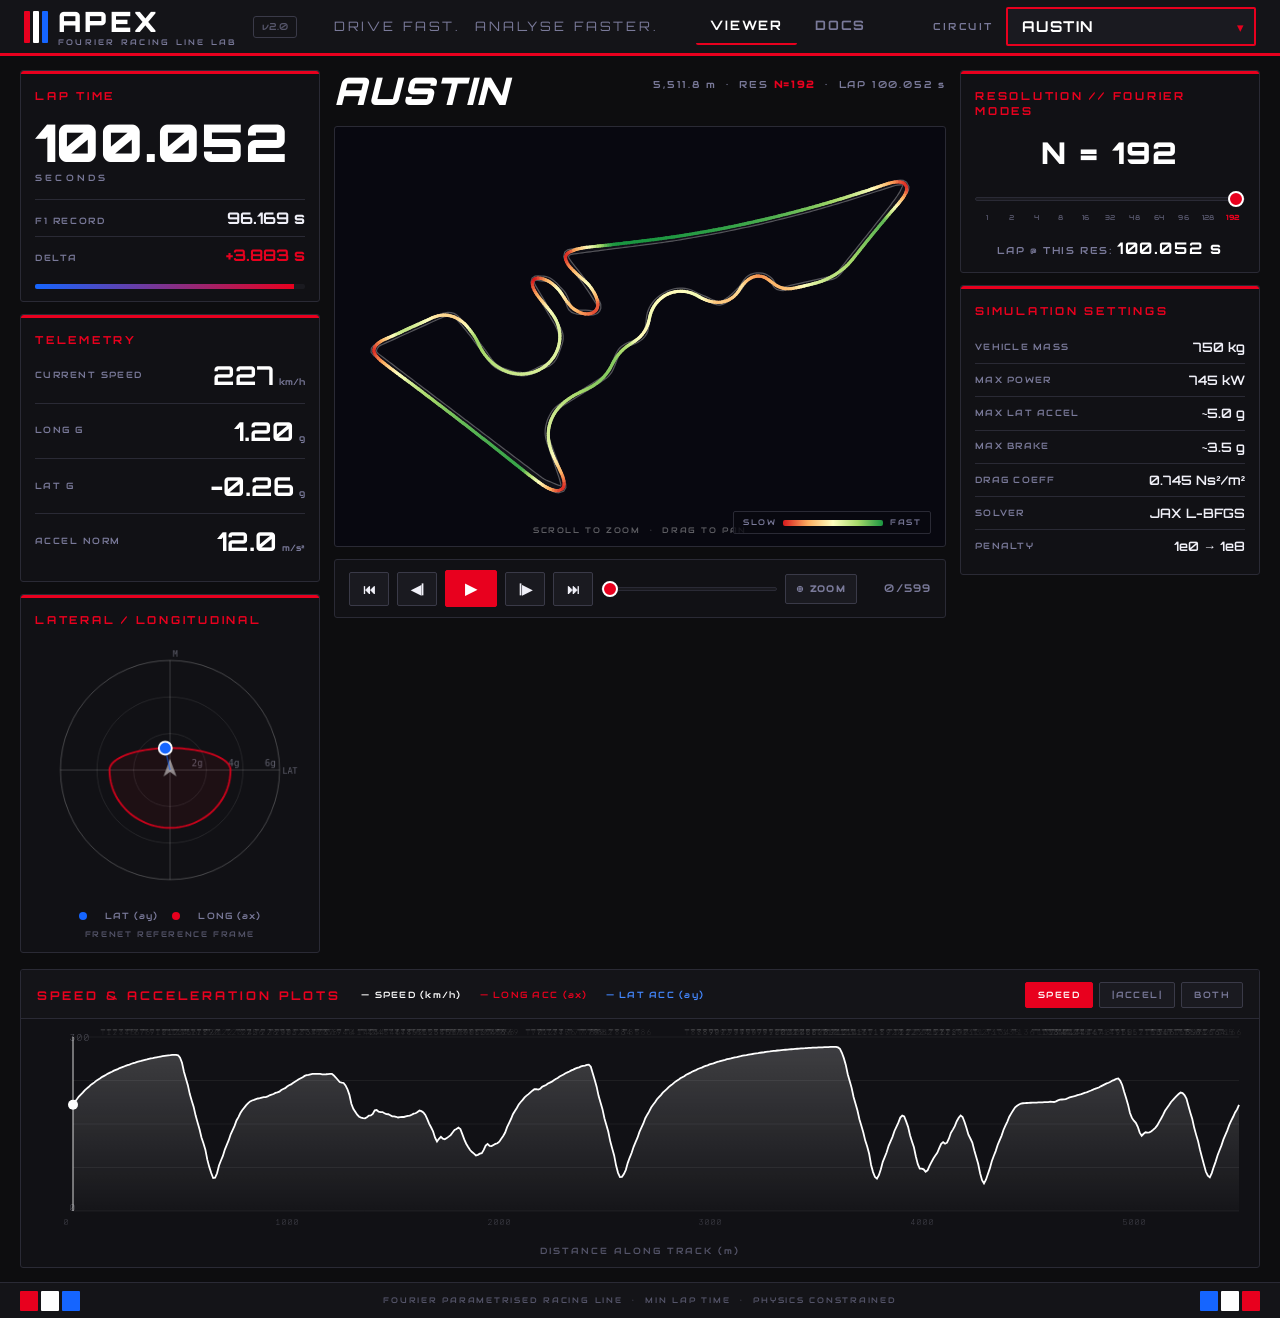
<file: docs/index.html>
<!DOCTYPE html>
<html lang="en">
<head>
<meta charset="UTF-8">
<meta name="viewport" content="width=device-width, initial-scale=1.0">
<title>APEX // Fourier Racing Line Lab</title>
<link rel="preconnect" href="https://fonts.googleapis.com">
<link rel="preconnect" href="https://fonts.gstatic.com" crossorigin>
<link href="https://fonts.googleapis.com/css2?family=Orbitron:wght@400;700;900&family=Audiowide&family=Faster+One&family=Major+Mono+Display&family=Source+Serif+4:ital,opsz,wght@0,8..60,300;0,8..60,400;0,8..60,600;1,8..60,400&display=swap" rel="stylesheet"><link rel="stylesheet" href="style.css">
</head>
<body>

<header class="site-head">
  <div class="head-left">
    <div class="logo">
      <div class="logo-stripes">
        <span class="ls r"></span><span class="ls w"></span><span class="ls b"></span>
      </div>
      <div class="logo-words">
        <span class="logo-apex">APEX</span>
        <span class="logo-sub">FOURIER RACING LINE LAB</span>
      </div>
    </div>
    <div class="version-pill">v2.0</div>
  </div>
  <div class="head-center">DRIVE FAST.&nbsp;&nbsp;ANALYSE FASTER.</div>
  <nav class="head-nav">
    <a href="index.html" class="nav-link active">VIEWER</a>
    <a href="docs.html"  class="nav-link">DOCS</a>
  </nav>
  <div class="head-right">
    <label class="track-pick">
      <span class="pick-label">CIRCUIT</span>
      <div class="select-wrap">
        <select id="trackSelect"></select>
        <span class="sel-arrow">▾</span>
      </div>
    </label>
  </div>
</header>

<main class="dash">

  <!-- LEFT RAIL -->
  <aside class="rail rail-left">

    <div class="panel timing-panel">
      <div class="panel-label">LAP TIME</div>
      <div class="big-time" id="lapTime">--.---</div>
      <div class="time-unit">SECONDS</div>
      <div class="record-row">
        <span class="rec-label">F1 RECORD</span>
        <span class="rec-val" id="f1Record">—</span>
      </div>
      <div class="record-row">
        <span class="rec-label">DELTA</span>
        <span class="rec-val" id="deltaRecord">—</span>
      </div>
      <div class="record-bar"><div class="record-fill" id="recordFill"></div></div>
    </div>

    <div class="panel tele-panel">
      <div class="panel-label">TELEMETRY</div>
      <div class="tele-row">
        <span class="tele-k">CURRENT SPEED</span>
        <div class="tele-right">
          <span class="tele-v" id="curSpeed">0</span>
          <span class="tele-u">km/h</span>
        </div>
      </div>
      <div class="tele-row">
        <span class="tele-k">LONG G</span>
        <div class="tele-right">
          <span class="tele-v" id="curLonG">0.00</span>
          <span class="tele-u">g</span>
        </div>
      </div>
      <div class="tele-row">
        <span class="tele-k">LAT G</span>
        <div class="tele-right">
          <span class="tele-v" id="curLatG">0.00</span>
          <span class="tele-u">g</span>
        </div>
      </div>
      <div class="tele-row last">
        <span class="tele-k">ACCEL NORM</span>
        <div class="tele-right">
          <span class="tele-v" id="curAmag">0.0</span>
          <span class="tele-u">m/s²</span>
        </div>
      </div>
    </div>

    <div class="panel ggpanel">
      <div class="panel-label">LATERAL / LONGITUDINAL</div>
      <canvas id="ggCanvas" width="280" height="280"></canvas>
      <div class="gg-legend">
        <span class="dot lat-dot"></span><span>LAT (ay)</span>
        <span class="dot lon-dot"></span><span>LONG (ax)</span>
      </div>
      <div class="gg-sub">FRENET REFERENCE FRAME</div>
    </div>

  </aside>

  <!-- CENTRE STAGE -->
  <section class="stage">
    <div class="stage-head">
      <h1 id="trackTitle">—</h1>
      <div class="stage-meta">
        <span id="trackLen">—</span>
        &nbsp;·&nbsp; RES <b id="resBadge">N=—</b>
        &nbsp;·&nbsp; LAP&nbsp;<span id="lapBadgeTime">—</span>&nbsp;s
      </div>
    </div>

    <div class="track-frame" id="trackFrame">
      <canvas id="trackCanvas"></canvas>
      <div class="zoom-hint" id="zoomHint">SCROLL TO ZOOM &nbsp;·&nbsp; DRAG TO PAN</div>
      <div class="speed-key">
        <span>SLOW</span>
        <div class="key-grad"></div>
        <span>FAST</span>
      </div>
    </div>

    <div class="transport">
      <button id="btnFirst" title="Go to start">⏮</button>
      <button id="btnPrev"  title="Frame −">◀|</button>
      <button id="btnPlay" class="play" title="Play / Pause">▶</button>
      <button id="btnNext"  title="Frame +">|▶</button>
      <button id="btnLast"  title="Go to end">⏭</button>
      <div class="prog-wrap">
        <input type="range" id="progress" min="0" max="599" value="0">
      </div>
      <button id="btnZoomReset" class="zoom-btn" title="Reset zoom (or double-click map)">⊕ ZOOM</button>
      <div class="lap-counter">
        <span id="frameIx">0</span>/<span id="frameTot">599</span>
      </div>
    </div>
  </section>

  <!-- RIGHT RAIL -->
  <aside class="rail rail-right">

    <div class="panel res-panel">
      <div class="panel-label">RESOLUTION // FOURIER MODES</div>
      <div class="res-readout" id="resValue">N = —</div>
      <input type="range" id="resSlider" min="0" max="0" value="0">
      <div class="res-ticks" id="resTicks"></div>
      <div class="res-lap">LAP @ THIS RES: <b id="resLap">—</b></div>
    </div>

    <div class="panel settings-panel">
      <div class="panel-label">SIMULATION SETTINGS</div>
      <div class="sett-row"><span class="sett-k">VEHICLE MASS</span><span class="sett-v">750 kg</span></div>
      <div class="sett-row"><span class="sett-k">MAX POWER</span><span class="sett-v">745 kW</span></div>
      <div class="sett-row"><span class="sett-k">MAX LAT ACCEL</span><span class="sett-v">~5.0 g</span></div>
      <div class="sett-row"><span class="sett-k">MAX BRAKE</span><span class="sett-v">~3.5 g</span></div>
      <div class="sett-row"><span class="sett-k">DRAG COEFF</span><span class="sett-v">0.745 Ns²/m²</span></div>
      <div class="sett-row"><span class="sett-k">SOLVER</span><span class="sett-v">JAX L-BFGS</span></div>
      <div class="sett-row"><span class="sett-k">PENALTY</span><span class="sett-v">1e0 → 1e8</span></div>
    </div>

  </aside>
</main>

<!-- FULL-WIDTH TRACE -->
<section class="trace-section">
  <div class="trace-bar">
    <span class="panel-label">SPEED &amp; ACCELERATION PLOTS</span>
    <div class="trace-legend">
      <span class="tleg speed">— SPEED (km/h)</span>
      <span class="tleg lon">— LONG ACC (ax)</span>
      <span class="tleg lat">— LAT ACC (ay)</span>
    </div>
    <div class="trace-toggle">
      <button id="tgSpeed" class="active">SPEED</button>
      <button id="tgAccel">|ACCEL|</button>
      <button id="tgBoth">BOTH</button>
    </div>
  </div>
  <div class="trace-wrap">
    <canvas id="traceCanvas"></canvas>
  </div>
  <div class="trace-xlabel">DISTANCE ALONG TRACK (m)</div>
</section>

<footer class="site-foot">
  <div class="foot-stripe-group">
    <span class="fs r"></span><span class="fs w"></span><span class="fs b"></span>
  </div>
  <span class="foot-copy">FOURIER PARAMETRISED RACING LINE &nbsp;·&nbsp; MIN LAP TIME &nbsp;·&nbsp; PHYSICS CONSTRAINED</span>
  <div class="foot-stripe-group">
    <span class="fs b"></span><span class="fs w"></span><span class="fs r"></span>
  </div>
</footer>

<script src="app.js"></script>
</body>
</html>
</file>
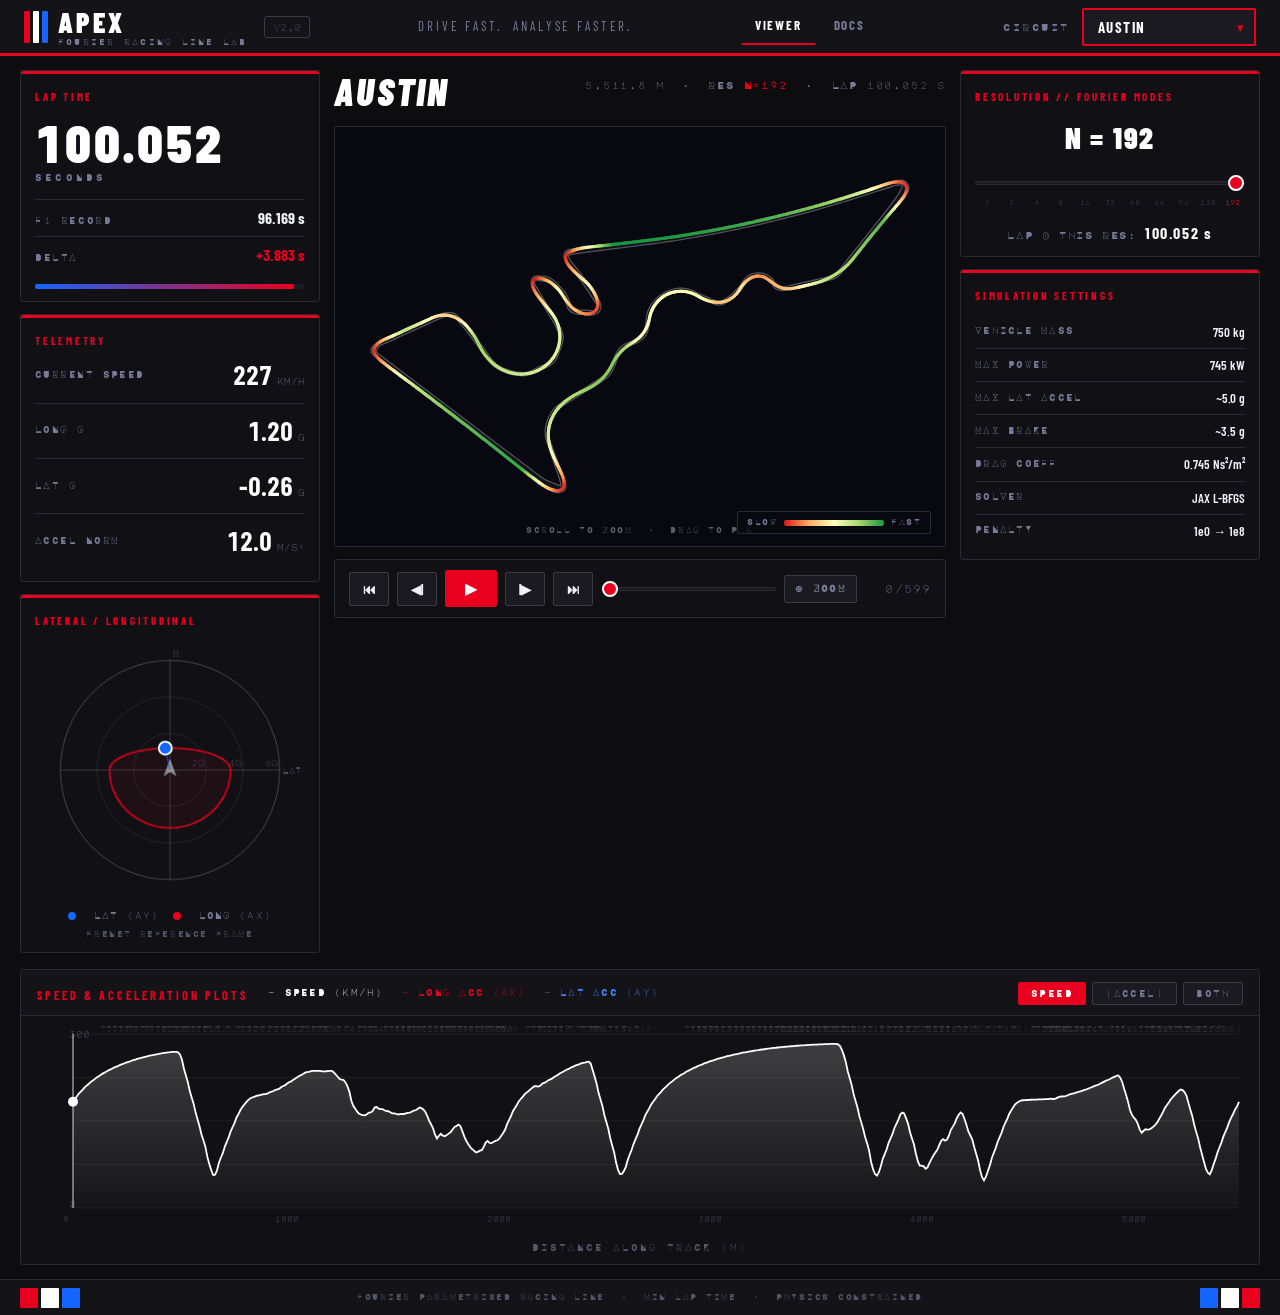
<file: site/index.html>
<!DOCTYPE html>
<html lang="en">
<head>
<meta charset="UTF-8">
<meta name="viewport" content="width=device-width, initial-scale=1.0">
<title>APEX // Fourier Racing Line Lab</title>
<link rel="preconnect" href="https://fonts.googleapis.com">
<link rel="preconnect" href="https://fonts.gstatic.com" crossorigin>
<link href="https://fonts.googleapis.com/css2?family=Barlow+Condensed:ital,wght@0,400;0,600;0,700;0,900;1,700&family=Barlow:wght@300;400;500;600&family=Major+Mono+Display&display=swap" rel="stylesheet">
<link rel="stylesheet" href="style.css">
</head>
<body>

<header class="site-head">
  <div class="head-left">
    <div class="logo">
      <div class="logo-stripes">
        <span class="ls r"></span><span class="ls w"></span><span class="ls b"></span>
      </div>
      <div class="logo-words">
        <span class="logo-apex">APEX</span>
        <span class="logo-sub">FOURIER RACING LINE LAB</span>
      </div>
    </div>
    <div class="version-pill">v2.0</div>
  </div>
  <div class="head-center">DRIVE FAST.&nbsp;&nbsp;ANALYSE FASTER.</div>
  <nav class="head-nav">
    <a href="index.html" class="nav-link active">VIEWER</a>
    <a href="docs.html"  class="nav-link">DOCS</a>
  </nav>
  <div class="head-right">
    <label class="track-pick">
      <span class="pick-label">CIRCUIT</span>
      <div class="select-wrap">
        <select id="trackSelect"></select>
        <span class="sel-arrow">▾</span>
      </div>
    </label>
  </div>
</header>

<main class="dash">

  <!-- LEFT RAIL -->
  <aside class="rail rail-left">

    <div class="panel timing-panel">
      <div class="panel-label">LAP TIME</div>
      <div class="big-time" id="lapTime">--.---</div>
      <div class="time-unit">SECONDS</div>
      <div class="record-row">
        <span class="rec-label">F1 RECORD</span>
        <span class="rec-val" id="f1Record">—</span>
      </div>
      <div class="record-row">
        <span class="rec-label">DELTA</span>
        <span class="rec-val" id="deltaRecord">—</span>
      </div>
      <div class="record-bar"><div class="record-fill" id="recordFill"></div></div>
    </div>

    <div class="panel tele-panel">
      <div class="panel-label">TELEMETRY</div>
      <div class="tele-row">
        <span class="tele-k">CURRENT SPEED</span>
        <div class="tele-right">
          <span class="tele-v" id="curSpeed">0</span>
          <span class="tele-u">km/h</span>
        </div>
      </div>
      <div class="tele-row">
        <span class="tele-k">LONG G</span>
        <div class="tele-right">
          <span class="tele-v" id="curLonG">0.00</span>
          <span class="tele-u">g</span>
        </div>
      </div>
      <div class="tele-row">
        <span class="tele-k">LAT G</span>
        <div class="tele-right">
          <span class="tele-v" id="curLatG">0.00</span>
          <span class="tele-u">g</span>
        </div>
      </div>
      <div class="tele-row last">
        <span class="tele-k">ACCEL NORM</span>
        <div class="tele-right">
          <span class="tele-v" id="curAmag">0.0</span>
          <span class="tele-u">m/s²</span>
        </div>
      </div>
    </div>

    <div class="panel ggpanel">
      <div class="panel-label">LATERAL / LONGITUDINAL</div>
      <canvas id="ggCanvas" width="280" height="280"></canvas>
      <div class="gg-legend">
        <span class="dot lat-dot"></span><span>LAT (ay)</span>
        <span class="dot lon-dot"></span><span>LONG (ax)</span>
      </div>
      <div class="gg-sub">FRENET REFERENCE FRAME</div>
    </div>

  </aside>

  <!-- CENTRE STAGE -->
  <section class="stage">
    <div class="stage-head">
      <h1 id="trackTitle">—</h1>
      <div class="stage-meta">
        <span id="trackLen">—</span>
        &nbsp;·&nbsp; RES <b id="resBadge">N=—</b>
        &nbsp;·&nbsp; LAP&nbsp;<span id="lapBadgeTime">—</span>&nbsp;s
      </div>
    </div>

    <div class="track-frame" id="trackFrame">
      <canvas id="trackCanvas"></canvas>
      <div class="zoom-hint" id="zoomHint">SCROLL TO ZOOM &nbsp;·&nbsp; DRAG TO PAN</div>
      <div class="speed-key">
        <span>SLOW</span>
        <div class="key-grad"></div>
        <span>FAST</span>
      </div>
    </div>

    <div class="transport">
      <button id="btnFirst" title="Go to start">⏮</button>
      <button id="btnPrev"  title="Frame −">◀|</button>
      <button id="btnPlay" class="play" title="Play / Pause">▶</button>
      <button id="btnNext"  title="Frame +">|▶</button>
      <button id="btnLast"  title="Go to end">⏭</button>
      <div class="prog-wrap">
        <input type="range" id="progress" min="0" max="599" value="0">
      </div>
      <button id="btnZoomReset" class="zoom-btn" title="Reset zoom (or double-click map)">⊕ ZOOM</button>
      <div class="lap-counter">
        <span id="frameIx">0</span>/<span id="frameTot">599</span>
      </div>
    </div>
  </section>

  <!-- RIGHT RAIL -->
  <aside class="rail rail-right">

    <div class="panel res-panel">
      <div class="panel-label">RESOLUTION // FOURIER MODES</div>
      <div class="res-readout" id="resValue">N = —</div>
      <input type="range" id="resSlider" min="0" max="0" value="0">
      <div class="res-ticks" id="resTicks"></div>
      <div class="res-lap">LAP @ THIS RES: <b id="resLap">—</b></div>
    </div>

    <div class="panel settings-panel">
      <div class="panel-label">SIMULATION SETTINGS</div>
      <div class="sett-row"><span class="sett-k">VEHICLE MASS</span><span class="sett-v">750 kg</span></div>
      <div class="sett-row"><span class="sett-k">MAX POWER</span><span class="sett-v">745 kW</span></div>
      <div class="sett-row"><span class="sett-k">MAX LAT ACCEL</span><span class="sett-v">~5.0 g</span></div>
      <div class="sett-row"><span class="sett-k">MAX BRAKE</span><span class="sett-v">~3.5 g</span></div>
      <div class="sett-row"><span class="sett-k">DRAG COEFF</span><span class="sett-v">0.745 Ns²/m²</span></div>
      <div class="sett-row"><span class="sett-k">SOLVER</span><span class="sett-v">JAX L-BFGS</span></div>
      <div class="sett-row"><span class="sett-k">PENALTY</span><span class="sett-v">1e0 → 1e8</span></div>
    </div>

  </aside>
</main>

<!-- FULL-WIDTH TRACE -->
<section class="trace-section">
  <div class="trace-bar">
    <span class="panel-label">SPEED &amp; ACCELERATION PLOTS</span>
    <div class="trace-legend">
      <span class="tleg speed">— SPEED (km/h)</span>
      <span class="tleg lon">— LONG ACC (ax)</span>
      <span class="tleg lat">— LAT ACC (ay)</span>
    </div>
    <div class="trace-toggle">
      <button id="tgSpeed" class="active">SPEED</button>
      <button id="tgAccel">|ACCEL|</button>
      <button id="tgBoth">BOTH</button>
    </div>
  </div>
  <div class="trace-wrap">
    <canvas id="traceCanvas"></canvas>
  </div>
  <div class="trace-xlabel">DISTANCE ALONG TRACK (m)</div>
</section>

<footer class="site-foot">
  <div class="foot-stripe-group">
    <span class="fs r"></span><span class="fs w"></span><span class="fs b"></span>
  </div>
  <span class="foot-copy">FOURIER PARAMETRISED RACING LINE &nbsp;·&nbsp; MIN LAP TIME &nbsp;·&nbsp; PHYSICS CONSTRAINED</span>
  <div class="foot-stripe-group">
    <span class="fs b"></span><span class="fs w"></span><span class="fs r"></span>
  </div>
</footer>

<script src="app.js"></script>
</body>
</html>
</file>
<file: docs/style.css>
/* ═══════════════════════════════════════════════════════════════════
   APEX v2 // Dark motorsport palette
   Inspired by Image 2: dark charcoal bg, crisp white text,
   F1 red accents, data blue, clean tabular figures.
   ═══════════════════════════════════════════════════════════════════ */
:root{
  --bg:     #0d0d0f;
  --bg-2:   #141418;
  --bg-3:   #1a1a20;
  --panel:  #111115;
  --border: #2a2a35;
  --border2:#3a3a48;
  --ink:    #f0f0f8;
  --dim:    #7a7a9a;
  --dim2:   #55556a;
  --red:    #e8001e;
  --red2:   #ff2040;
  --blue:   #1565ff;
  --blue2:  #4488ff;
  --white:  #ffffff;
  --gold:   #f5c842;
  --green:  #22dd66;
  --fhead: 'Orbitron', sans-serif;
  --fbody: 'Orbitron', sans-serif;
  --fmono: 'Audiowide',monospace;
}
*{box-sizing:border-box;margin:0;padding:0}
html{scroll-behavior:smooth}
body{
  background:var(--bg);
  color:var(--ink);
  font-family:var(--fbody);
  min-height:100vh;
  font-size:14px;
  line-height:1.4;
}

/* ── HEADER ──────────────────────────────────────────────────────── */
.site-head{
  display:flex;align-items:center;justify-content:space-between;
  padding:0 24px;height:56px;
  background:var(--bg-2);
  border-bottom:3px solid var(--red);
  position:sticky;top:0;z-index:100;
}
.head-left{display:flex;align-items:center;gap:16px}
.logo{display:flex;align-items:center;gap:10px}
.logo-stripes{display:flex;gap:3px;align-items:stretch;height:32px}
.ls{display:block;width:6px;border-radius:1px}
.ls.r{background:var(--red)}
.ls.w{background:var(--white)}
.ls.b{background:var(--blue)}
.logo-words{display:flex;flex-direction:column;line-height:1}
.logo-apex{
  font-family:var(--fhead);font-weight:900;font-size:28px;
  letter-spacing:.12em;color:var(--white);
  text-transform:uppercase;
}
.logo-sub{
  font-family:var(--fmono);font-size:8px;color:var(--dim);
  letter-spacing:.28em;margin-top:2px;
}
.version-pill{
  font-family:var(--fmono);font-size:10px;color:var(--dim2);
  border:1px solid var(--border2);padding:3px 8px;border-radius:3px;
}
.head-center{
  font-family:var(--fhead);font-size:13px;font-weight:400;
  color:var(--dim);letter-spacing:.22em;text-transform:uppercase;
}
.head-nav{display:flex;gap:4px;margin-right:16px}
.nav-link{
  font-family:var(--fhead);font-weight:700;font-size:13px;
  letter-spacing:.14em;text-transform:uppercase;text-decoration:none;
  color:var(--dim);padding:8px 14px;border-radius:2px;
  transition:all .15s;border-bottom:2px solid transparent;
}
.nav-link:hover{color:var(--white);background:rgba(255,255,255,.06)}
.nav-link.active{color:var(--white);border-bottom-color:var(--red)}
.track-pick{display:flex;align-items:center;gap:12px}
.pick-label{
  font-family:var(--fmono);font-size:10px;color:var(--dim);letter-spacing:.25em;
}
.select-wrap{position:relative}
#trackSelect{
  appearance:none;-webkit-appearance:none;
  background:var(--bg-3);color:var(--white);
  font-family:var(--fhead);font-weight:700;font-size:15px;
  letter-spacing:.1em;text-transform:uppercase;
  border:2px solid var(--red);border-radius:2px;
  padding:8px 36px 8px 14px;cursor:pointer;outline:none;
}
#trackSelect:hover{border-color:var(--red2)}
#trackSelect option{background:#1a1a20;color:var(--ink)}
.sel-arrow{
  position:absolute;right:12px;top:50%;transform:translateY(-50%);
  color:var(--red);pointer-events:none;font-size:13px;
}

/* ── DASHBOARD GRID ──────────────────────────────────────────────── */
.dash{
  display:grid;
  grid-template-columns:300px 1fr 300px;
  gap:14px;
  padding:14px 20px 8px;
  align-items:start;
}
.rail{display:flex;flex-direction:column;gap:12px}

/* ── PANELS ──────────────────────────────────────────────────────── */
.panel{
  background:var(--panel);
  border:1px solid var(--border);
  border-radius:3px;
  padding:14px 14px 12px;
  position:relative;
}
.panel::before{
  content:'';position:absolute;top:0;left:0;right:0;height:3px;
  background:var(--red);border-radius:3px 3px 0 0;
}
.panel-label{
  font-family:var(--fhead);font-weight:700;font-size:11px;
  letter-spacing:.25em;color:var(--red);text-transform:uppercase;
  margin-bottom:12px;padding-top:4px;
}

/* ── TIMING PANEL ────────────────────────────────────────────────── */
.timing-panel{text-align:left}
.big-time{
  font-family:var(--fhead);font-weight:900;font-size:52px;
  color:var(--white);letter-spacing:.02em;
  font-variant-numeric:tabular-nums;
  line-height:1;margin-bottom:4px;
}
.time-unit{
  font-family:var(--fmono);font-size:9px;color:var(--dim);
  letter-spacing:.36em;margin-bottom:14px;
}
.record-row{
  display:flex;justify-content:space-between;align-items:baseline;
  padding:7px 0;border-top:1px solid var(--border);
}
.rec-label{
  font-family:var(--fmono);font-size:9px;color:var(--dim);letter-spacing:.18em;
}
.rec-val{
  font-family:var(--fhead);font-weight:700;font-size:16px;color:var(--ink);
}
#deltaRecord.slower{color:var(--red)}
#deltaRecord.faster{color:var(--green)}
.record-bar{
  height:5px;margin-top:10px;background:var(--bg-3);border-radius:2px;overflow:hidden;
}
.record-fill{
  height:100%;width:0%;
  background:linear-gradient(90deg,var(--blue),var(--red));
  transition:width .5s ease;
}

/* ── TELEMETRY ───────────────────────────────────────────────────── */
.tele-panel .panel-label{margin-bottom:0}
.tele-row{
  display:flex;align-items:center;justify-content:space-between;
  padding:9px 0;border-bottom:1px solid var(--border);
}
.tele-row.last{border-bottom:none}
.tele-k{
  font-family:var(--fmono);font-size:9px;color:var(--dim);letter-spacing:.16em;
}
.tele-right{display:flex;align-items:baseline;gap:5px}
.tele-v{
  font-family:var(--fhead);font-weight:700;font-size:26px;
  color:var(--white);font-variant-numeric:tabular-nums;
}
.tele-u{font-family:var(--fmono);font-size:9px;color:var(--dim)}

/* ── GG PANEL ────────────────────────────────────────────────────── */
.ggpanel{display:flex;flex-direction:column;align-items:center}
.ggpanel .panel-label{align-self:flex-start}
#ggCanvas{width:100%;max-width:260px;aspect-ratio:1;display:block;margin:0 auto}
.gg-legend{
  display:flex;align-items:center;gap:14px;margin-top:10px;
  font-family:var(--fmono);font-size:9px;color:var(--dim);letter-spacing:.12em;
}
.dot{width:8px;height:8px;border-radius:50%;display:inline-block;margin-right:4px}
.lat-dot{background:var(--blue)}
.lon-dot{background:var(--red)}
.gg-sub{
  font-family:var(--fmono);font-size:8px;color:var(--dim2);
  letter-spacing:.2em;margin-top:6px;
}

/* ── STAGE ───────────────────────────────────────────────────────── */
.stage{display:flex;flex-direction:column;gap:12px}
.stage-head{
  display:flex;align-items:flex-start;justify-content:space-between;
  padding:2px 0 4px;
}
#trackTitle{
  font-family:var(--fhead);font-weight:900;font-style:italic;font-size:38px;
  color:var(--white);letter-spacing:.06em;text-transform:uppercase;
  line-height:1;
}
.stage-meta{
  font-family:var(--fmono);font-size:10px;color:var(--dim);
  letter-spacing:.18em;margin-top:6px;
}
.stage-meta b{color:var(--red)}

.track-frame{
  position:relative;
  border:1px solid var(--border);
  border-radius:3px;
  background:#080810;
  overflow:hidden;
  cursor:crosshair;
}
#trackCanvas{width:100%;display:block;aspect-ratio:16/11}
.zoom-hint{
  position:absolute;bottom:10px;left:50%;transform:translateX(-50%);
  font-family:var(--fmono);font-size:8px;color:rgba(255,255,255,.35);
  letter-spacing:.2em;pointer-events:none;
  transition:opacity .4s;
}
.zoom-hint.hidden{opacity:0}
.speed-key{
  position:absolute;bottom:12px;right:14px;
  display:flex;align-items:center;gap:7px;
  font-family:var(--fmono);font-size:8px;color:var(--dim);
  letter-spacing:.18em;
  background:rgba(8,8,16,.8);
  padding:5px 9px;border:1px solid var(--border);border-radius:2px;
}
.key-grad{
  width:100px;height:6px;border-radius:2px;
  background:linear-gradient(90deg,#d7191c,#fdae61,#ffffbf,#a6d96a,#1a9641);
}

/* ── TRANSPORT ───────────────────────────────────────────────────── */
.transport{
  display:flex;align-items:center;gap:8px;
  background:var(--panel);border:1px solid var(--border);
  border-radius:3px;padding:10px 14px;
}
.transport button{
  font-family:var(--fhead);font-weight:700;font-size:13px;
  background:var(--bg-3);color:var(--ink);
  border:1px solid var(--border2);border-radius:2px;
  padding:8px 12px;cursor:pointer;
  transition:all .12s;white-space:nowrap;min-width:40px;
}
.transport button:hover{border-color:var(--white);color:var(--white)}
.transport button.play{
  background:var(--red);color:var(--white);
  border-color:var(--red);min-width:52px;font-size:15px;
}
.transport button.play:hover{background:var(--red2)}
.transport button.play.is-playing{
  background:var(--blue);border-color:var(--blue);
}
.transport button.zoom-btn{
  font-family:var(--fmono);font-size:9px;letter-spacing:.14em;
  padding:8px 10px;color:var(--dim);
}
.transport button.zoom-btn:hover{color:var(--white);border-color:var(--white)}
.prog-wrap{flex:1;display:flex;align-items:center}
.lap-counter{
  font-family:var(--fmono);font-size:11px;color:var(--dim);
  min-width:66px;text-align:right;font-variant-numeric:tabular-nums;
  letter-spacing:.1em;
}

/* ── RANGE INPUTS ────────────────────────────────────────────────── */
input[type=range]{
  -webkit-appearance:none;appearance:none;
  width:100%;height:4px;
  background:var(--bg-3);border:1px solid var(--border);
  border-radius:2px;cursor:pointer;outline:none;
}
input[type=range]::-webkit-slider-thumb{
  -webkit-appearance:none;width:16px;height:16px;border-radius:50%;
  background:var(--red);border:2px solid var(--white);cursor:grab;
}
input[type=range]::-moz-range-thumb{
  width:16px;height:16px;border-radius:50%;
  background:var(--red);border:2px solid var(--white);cursor:grab;
}

/* ── RESOLUTION PANEL ────────────────────────────────────────────── */
.res-readout{
  font-family:var(--fhead);font-weight:900;font-size:30px;
  color:var(--white);text-align:center;margin-bottom:12px;letter-spacing:.06em;
}
.res-ticks{
  display:flex;justify-content:space-between;margin-top:8px;
  font-family:var(--fmono);font-size:7px;color:var(--dim2);letter-spacing:.04em;
}
.res-ticks span{flex:1;text-align:center}
.res-ticks span.on{color:var(--red);font-weight:700}
.res-lap{
  margin-top:14px;font-family:var(--fmono);font-size:10px;color:var(--dim);
  letter-spacing:.16em;text-align:center;
}
.res-lap b{color:var(--white);font-family:var(--fhead);font-size:16px}

/* ── SETTINGS PANEL ──────────────────────────────────────────────── */
.sett-row{
  display:flex;justify-content:space-between;align-items:center;
  padding:7px 0;border-bottom:1px solid var(--border);
}
.sett-row:last-child{border-bottom:none}
.sett-k{font-family:var(--fmono);font-size:9px;color:var(--dim);letter-spacing:.14em}
.sett-v{font-family:var(--fhead);font-weight:600;font-size:13px;color:var(--ink)}

/* ── FULL-WIDTH TRACE SECTION ────────────────────────────────────── */
.trace-section{
  margin:8px 20px 0;
  border:1px solid var(--border);
  border-radius:3px;
  background:var(--panel);
  overflow:hidden;
}
.trace-bar{
  display:flex;align-items:center;gap:20px;
  padding:12px 16px 10px;
  border-bottom:1px solid var(--border);
  background:var(--bg-2);
  flex-wrap:wrap;
}
.trace-bar .panel-label{
  margin-bottom:0;white-space:nowrap;font-size:12px;
}
.trace-legend{display:flex;gap:18px;flex:1}
.tleg{font-family:var(--fmono);font-size:9px;letter-spacing:.14em}
.tleg.speed{color:var(--white)}
.tleg.lon{color:var(--red)}
.tleg.lat{color:var(--blue2)}
.trace-toggle{display:flex;gap:6px;margin-left:auto}
.trace-toggle button{
  font-family:var(--fmono);font-size:9px;letter-spacing:.16em;
  background:var(--bg-3);color:var(--dim);
  border:1px solid var(--border2);border-radius:2px;
  padding:6px 12px;cursor:pointer;transition:all .12s;
}
.trace-toggle button.active{
  background:var(--red);color:var(--white);border-color:var(--red);
}
.trace-toggle button:hover:not(.active){color:var(--white);border-color:var(--white)}
.trace-wrap{
  padding:0;
  height:220px;
  position:relative;
}
#traceCanvas{width:100%;height:100%;display:block}
.trace-xlabel{
  font-family:var(--fmono);font-size:9px;color:var(--dim2);
  letter-spacing:.22em;text-align:center;
  padding:6px 0 10px;
}

/* ── FOOTER ──────────────────────────────────────────────────────── */
.site-foot{
  display:flex;align-items:center;justify-content:space-between;
  padding:0 20px;height:36px;margin-top:14px;
  background:var(--bg-2);
  border-top:1px solid var(--border);
}
.foot-stripe-group{display:flex;gap:3px;align-items:stretch;height:20px}
.fs{display:block;width:18px;border-radius:1px}
.fs.r{background:var(--red)}
.fs.w{background:var(--white)}
.fs.b{background:var(--blue)}
.foot-copy{
  font-family:var(--fmono);font-size:8px;color:var(--dim2);letter-spacing:.22em;
  text-transform:uppercase;
}

/* ── RESPONSIVE ──────────────────────────────────────────────────── */
@media(max-width:1200px){
  .dash{grid-template-columns:260px 1fr 260px;gap:10px;padding:10px 14px 6px}
  .head-center{display:none}
}
@media(max-width:900px){
  .dash{grid-template-columns:1fr;padding:10px}
  .rail{flex-direction:row;flex-wrap:wrap}
  .rail .panel{flex:1;min-width:240px}
  .trace-section{margin:8px 10px 0}
}
@media(max-width:560px){
  .logo-apex{font-size:22px}
  #trackTitle{font-size:28px}
  .big-time{font-size:42px}
  .site-head{padding:0 14px}
}
</file>
<file: site/style.css>
/* ═══════════════════════════════════════════════════════════════════
   APEX v2 // Dark motorsport palette
   Inspired by Image 2: dark charcoal bg, crisp white text,
   F1 red accents, data blue, clean tabular figures.
   ═══════════════════════════════════════════════════════════════════ */
:root{
  --bg:     #0d0d0f;
  --bg-2:   #141418;
  --bg-3:   #1a1a20;
  --panel:  #111115;
  --border: #2a2a35;
  --border2:#3a3a48;
  --ink:    #f0f0f8;
  --dim:    #7a7a9a;
  --dim2:   #55556a;
  --red:    #e8001e;
  --red2:   #ff2040;
  --blue:   #1565ff;
  --blue2:  #4488ff;
  --white:  #ffffff;
  --gold:   #f5c842;
  --green:  #22dd66;
  --fhead: 'Barlow Condensed',sans-serif;
  --fbody: 'Barlow',sans-serif;
  --fmono: 'Major Mono Display',monospace;
}
*{box-sizing:border-box;margin:0;padding:0}
html{scroll-behavior:smooth}
body{
  background:var(--bg);
  color:var(--ink);
  font-family:var(--fbody);
  min-height:100vh;
  font-size:14px;
  line-height:1.4;
}

/* ── HEADER ──────────────────────────────────────────────────────── */
.site-head{
  display:flex;align-items:center;justify-content:space-between;
  padding:0 24px;height:56px;
  background:var(--bg-2);
  border-bottom:3px solid var(--red);
  position:sticky;top:0;z-index:100;
}
.head-left{display:flex;align-items:center;gap:16px}
.logo{display:flex;align-items:center;gap:10px}
.logo-stripes{display:flex;gap:3px;align-items:stretch;height:32px}
.ls{display:block;width:6px;border-radius:1px}
.ls.r{background:var(--red)}
.ls.w{background:var(--white)}
.ls.b{background:var(--blue)}
.logo-words{display:flex;flex-direction:column;line-height:1}
.logo-apex{
  font-family:var(--fhead);font-weight:900;font-size:28px;
  letter-spacing:.12em;color:var(--white);
  text-transform:uppercase;
}
.logo-sub{
  font-family:var(--fmono);font-size:8px;color:var(--dim);
  letter-spacing:.28em;margin-top:2px;
}
.version-pill{
  font-family:var(--fmono);font-size:10px;color:var(--dim2);
  border:1px solid var(--border2);padding:3px 8px;border-radius:3px;
}
.head-center{
  font-family:var(--fhead);font-size:13px;font-weight:400;
  color:var(--dim);letter-spacing:.22em;text-transform:uppercase;
}
.head-nav{display:flex;gap:4px;margin-right:16px}
.nav-link{
  font-family:var(--fhead);font-weight:700;font-size:13px;
  letter-spacing:.14em;text-transform:uppercase;text-decoration:none;
  color:var(--dim);padding:8px 14px;border-radius:2px;
  transition:all .15s;border-bottom:2px solid transparent;
}
.nav-link:hover{color:var(--white);background:rgba(255,255,255,.06)}
.nav-link.active{color:var(--white);border-bottom-color:var(--red)}
.track-pick{display:flex;align-items:center;gap:12px}
.pick-label{
  font-family:var(--fmono);font-size:10px;color:var(--dim);letter-spacing:.25em;
}
.select-wrap{position:relative}
#trackSelect{
  appearance:none;-webkit-appearance:none;
  background:var(--bg-3);color:var(--white);
  font-family:var(--fhead);font-weight:700;font-size:15px;
  letter-spacing:.1em;text-transform:uppercase;
  border:2px solid var(--red);border-radius:2px;
  padding:8px 36px 8px 14px;cursor:pointer;outline:none;
}
#trackSelect:hover{border-color:var(--red2)}
#trackSelect option{background:#1a1a20;color:var(--ink)}
.sel-arrow{
  position:absolute;right:12px;top:50%;transform:translateY(-50%);
  color:var(--red);pointer-events:none;font-size:13px;
}

/* ── DASHBOARD GRID ──────────────────────────────────────────────── */
.dash{
  display:grid;
  grid-template-columns:300px 1fr 300px;
  gap:14px;
  padding:14px 20px 8px;
  align-items:start;
}
.rail{display:flex;flex-direction:column;gap:12px}

/* ── PANELS ──────────────────────────────────────────────────────── */
.panel{
  background:var(--panel);
  border:1px solid var(--border);
  border-radius:3px;
  padding:14px 14px 12px;
  position:relative;
}
.panel::before{
  content:'';position:absolute;top:0;left:0;right:0;height:3px;
  background:var(--red);border-radius:3px 3px 0 0;
}
.panel-label{
  font-family:var(--fhead);font-weight:700;font-size:11px;
  letter-spacing:.25em;color:var(--red);text-transform:uppercase;
  margin-bottom:12px;padding-top:4px;
}

/* ── TIMING PANEL ────────────────────────────────────────────────── */
.timing-panel{text-align:left}
.big-time{
  font-family:var(--fhead);font-weight:900;font-size:52px;
  color:var(--white);letter-spacing:.02em;
  font-variant-numeric:tabular-nums;
  line-height:1;margin-bottom:4px;
}
.time-unit{
  font-family:var(--fmono);font-size:9px;color:var(--dim);
  letter-spacing:.36em;margin-bottom:14px;
}
.record-row{
  display:flex;justify-content:space-between;align-items:baseline;
  padding:7px 0;border-top:1px solid var(--border);
}
.rec-label{
  font-family:var(--fmono);font-size:9px;color:var(--dim);letter-spacing:.18em;
}
.rec-val{
  font-family:var(--fhead);font-weight:700;font-size:16px;color:var(--ink);
}
#deltaRecord.slower{color:var(--red)}
#deltaRecord.faster{color:var(--green)}
.record-bar{
  height:5px;margin-top:10px;background:var(--bg-3);border-radius:2px;overflow:hidden;
}
.record-fill{
  height:100%;width:0%;
  background:linear-gradient(90deg,var(--blue),var(--red));
  transition:width .5s ease;
}

/* ── TELEMETRY ───────────────────────────────────────────────────── */
.tele-panel .panel-label{margin-bottom:0}
.tele-row{
  display:flex;align-items:center;justify-content:space-between;
  padding:9px 0;border-bottom:1px solid var(--border);
}
.tele-row.last{border-bottom:none}
.tele-k{
  font-family:var(--fmono);font-size:9px;color:var(--dim);letter-spacing:.16em;
}
.tele-right{display:flex;align-items:baseline;gap:5px}
.tele-v{
  font-family:var(--fhead);font-weight:700;font-size:26px;
  color:var(--white);font-variant-numeric:tabular-nums;
}
.tele-u{font-family:var(--fmono);font-size:9px;color:var(--dim)}

/* ── GG PANEL ────────────────────────────────────────────────────── */
.ggpanel{display:flex;flex-direction:column;align-items:center}
.ggpanel .panel-label{align-self:flex-start}
#ggCanvas{width:100%;max-width:260px;aspect-ratio:1;display:block;margin:0 auto}
.gg-legend{
  display:flex;align-items:center;gap:14px;margin-top:10px;
  font-family:var(--fmono);font-size:9px;color:var(--dim);letter-spacing:.12em;
}
.dot{width:8px;height:8px;border-radius:50%;display:inline-block;margin-right:4px}
.lat-dot{background:var(--blue)}
.lon-dot{background:var(--red)}
.gg-sub{
  font-family:var(--fmono);font-size:8px;color:var(--dim2);
  letter-spacing:.2em;margin-top:6px;
}

/* ── STAGE ───────────────────────────────────────────────────────── */
.stage{display:flex;flex-direction:column;gap:12px}
.stage-head{
  display:flex;align-items:flex-start;justify-content:space-between;
  padding:2px 0 4px;
}
#trackTitle{
  font-family:var(--fhead);font-weight:900;font-style:italic;font-size:38px;
  color:var(--white);letter-spacing:.06em;text-transform:uppercase;
  line-height:1;
}
.stage-meta{
  font-family:var(--fmono);font-size:10px;color:var(--dim);
  letter-spacing:.18em;margin-top:6px;
}
.stage-meta b{color:var(--red)}

.track-frame{
  position:relative;
  border:1px solid var(--border);
  border-radius:3px;
  background:#080810;
  overflow:hidden;
  cursor:crosshair;
}
#trackCanvas{width:100%;display:block;aspect-ratio:16/11}
.zoom-hint{
  position:absolute;bottom:10px;left:50%;transform:translateX(-50%);
  font-family:var(--fmono);font-size:8px;color:rgba(255,255,255,.35);
  letter-spacing:.2em;pointer-events:none;
  transition:opacity .4s;
}
.zoom-hint.hidden{opacity:0}
.speed-key{
  position:absolute;bottom:12px;right:14px;
  display:flex;align-items:center;gap:7px;
  font-family:var(--fmono);font-size:8px;color:var(--dim);
  letter-spacing:.18em;
  background:rgba(8,8,16,.8);
  padding:5px 9px;border:1px solid var(--border);border-radius:2px;
}
.key-grad{
  width:100px;height:6px;border-radius:2px;
  background:linear-gradient(90deg,#d7191c,#fdae61,#ffffbf,#a6d96a,#1a9641);
}

/* ── TRANSPORT ───────────────────────────────────────────────────── */
.transport{
  display:flex;align-items:center;gap:8px;
  background:var(--panel);border:1px solid var(--border);
  border-radius:3px;padding:10px 14px;
}
.transport button{
  font-family:var(--fhead);font-weight:700;font-size:13px;
  background:var(--bg-3);color:var(--ink);
  border:1px solid var(--border2);border-radius:2px;
  padding:8px 12px;cursor:pointer;
  transition:all .12s;white-space:nowrap;min-width:40px;
}
.transport button:hover{border-color:var(--white);color:var(--white)}
.transport button.play{
  background:var(--red);color:var(--white);
  border-color:var(--red);min-width:52px;font-size:15px;
}
.transport button.play:hover{background:var(--red2)}
.transport button.play.is-playing{
  background:var(--blue);border-color:var(--blue);
}
.transport button.zoom-btn{
  font-family:var(--fmono);font-size:9px;letter-spacing:.14em;
  padding:8px 10px;color:var(--dim);
}
.transport button.zoom-btn:hover{color:var(--white);border-color:var(--white)}
.prog-wrap{flex:1;display:flex;align-items:center}
.lap-counter{
  font-family:var(--fmono);font-size:11px;color:var(--dim);
  min-width:66px;text-align:right;font-variant-numeric:tabular-nums;
  letter-spacing:.1em;
}

/* ── RANGE INPUTS ────────────────────────────────────────────────── */
input[type=range]{
  -webkit-appearance:none;appearance:none;
  width:100%;height:4px;
  background:var(--bg-3);border:1px solid var(--border);
  border-radius:2px;cursor:pointer;outline:none;
}
input[type=range]::-webkit-slider-thumb{
  -webkit-appearance:none;width:16px;height:16px;border-radius:50%;
  background:var(--red);border:2px solid var(--white);cursor:grab;
}
input[type=range]::-moz-range-thumb{
  width:16px;height:16px;border-radius:50%;
  background:var(--red);border:2px solid var(--white);cursor:grab;
}

/* ── RESOLUTION PANEL ────────────────────────────────────────────── */
.res-readout{
  font-family:var(--fhead);font-weight:900;font-size:30px;
  color:var(--white);text-align:center;margin-bottom:12px;letter-spacing:.06em;
}
.res-ticks{
  display:flex;justify-content:space-between;margin-top:8px;
  font-family:var(--fmono);font-size:7px;color:var(--dim2);letter-spacing:.04em;
}
.res-ticks span{flex:1;text-align:center}
.res-ticks span.on{color:var(--red);font-weight:700}
.res-lap{
  margin-top:14px;font-family:var(--fmono);font-size:10px;color:var(--dim);
  letter-spacing:.16em;text-align:center;
}
.res-lap b{color:var(--white);font-family:var(--fhead);font-size:16px}

/* ── SETTINGS PANEL ──────────────────────────────────────────────── */
.sett-row{
  display:flex;justify-content:space-between;align-items:center;
  padding:7px 0;border-bottom:1px solid var(--border);
}
.sett-row:last-child{border-bottom:none}
.sett-k{font-family:var(--fmono);font-size:9px;color:var(--dim);letter-spacing:.14em}
.sett-v{font-family:var(--fhead);font-weight:600;font-size:13px;color:var(--ink)}

/* ── FULL-WIDTH TRACE SECTION ────────────────────────────────────── */
.trace-section{
  margin:8px 20px 0;
  border:1px solid var(--border);
  border-radius:3px;
  background:var(--panel);
  overflow:hidden;
}
.trace-bar{
  display:flex;align-items:center;gap:20px;
  padding:12px 16px 10px;
  border-bottom:1px solid var(--border);
  background:var(--bg-2);
  flex-wrap:wrap;
}
.trace-bar .panel-label{
  margin-bottom:0;white-space:nowrap;font-size:12px;
}
.trace-legend{display:flex;gap:18px;flex:1}
.tleg{font-family:var(--fmono);font-size:9px;letter-spacing:.14em}
.tleg.speed{color:var(--white)}
.tleg.lon{color:var(--red)}
.tleg.lat{color:var(--blue2)}
.trace-toggle{display:flex;gap:6px;margin-left:auto}
.trace-toggle button{
  font-family:var(--fmono);font-size:9px;letter-spacing:.16em;
  background:var(--bg-3);color:var(--dim);
  border:1px solid var(--border2);border-radius:2px;
  padding:6px 12px;cursor:pointer;transition:all .12s;
}
.trace-toggle button.active{
  background:var(--red);color:var(--white);border-color:var(--red);
}
.trace-toggle button:hover:not(.active){color:var(--white);border-color:var(--white)}
.trace-wrap{
  padding:0;
  height:220px;
  position:relative;
}
#traceCanvas{width:100%;height:100%;display:block}
.trace-xlabel{
  font-family:var(--fmono);font-size:9px;color:var(--dim2);
  letter-spacing:.22em;text-align:center;
  padding:6px 0 10px;
}

/* ── FOOTER ──────────────────────────────────────────────────────── */
.site-foot{
  display:flex;align-items:center;justify-content:space-between;
  padding:0 20px;height:36px;margin-top:14px;
  background:var(--bg-2);
  border-top:1px solid var(--border);
}
.foot-stripe-group{display:flex;gap:3px;align-items:stretch;height:20px}
.fs{display:block;width:18px;border-radius:1px}
.fs.r{background:var(--red)}
.fs.w{background:var(--white)}
.fs.b{background:var(--blue)}
.foot-copy{
  font-family:var(--fmono);font-size:8px;color:var(--dim2);letter-spacing:.22em;
  text-transform:uppercase;
}

/* ── RESPONSIVE ──────────────────────────────────────────────────── */
@media(max-width:1200px){
  .dash{grid-template-columns:260px 1fr 260px;gap:10px;padding:10px 14px 6px}
  .head-center{display:none}
}
@media(max-width:900px){
  .dash{grid-template-columns:1fr;padding:10px}
  .rail{flex-direction:row;flex-wrap:wrap}
  .rail .panel{flex:1;min-width:240px}
  .trace-section{margin:8px 10px 0}
}
@media(max-width:560px){
  .logo-apex{font-size:22px}
  #trackTitle{font-size:28px}
  .big-time{font-size:42px}
  .site-head{padding:0 14px}
}
</file>
